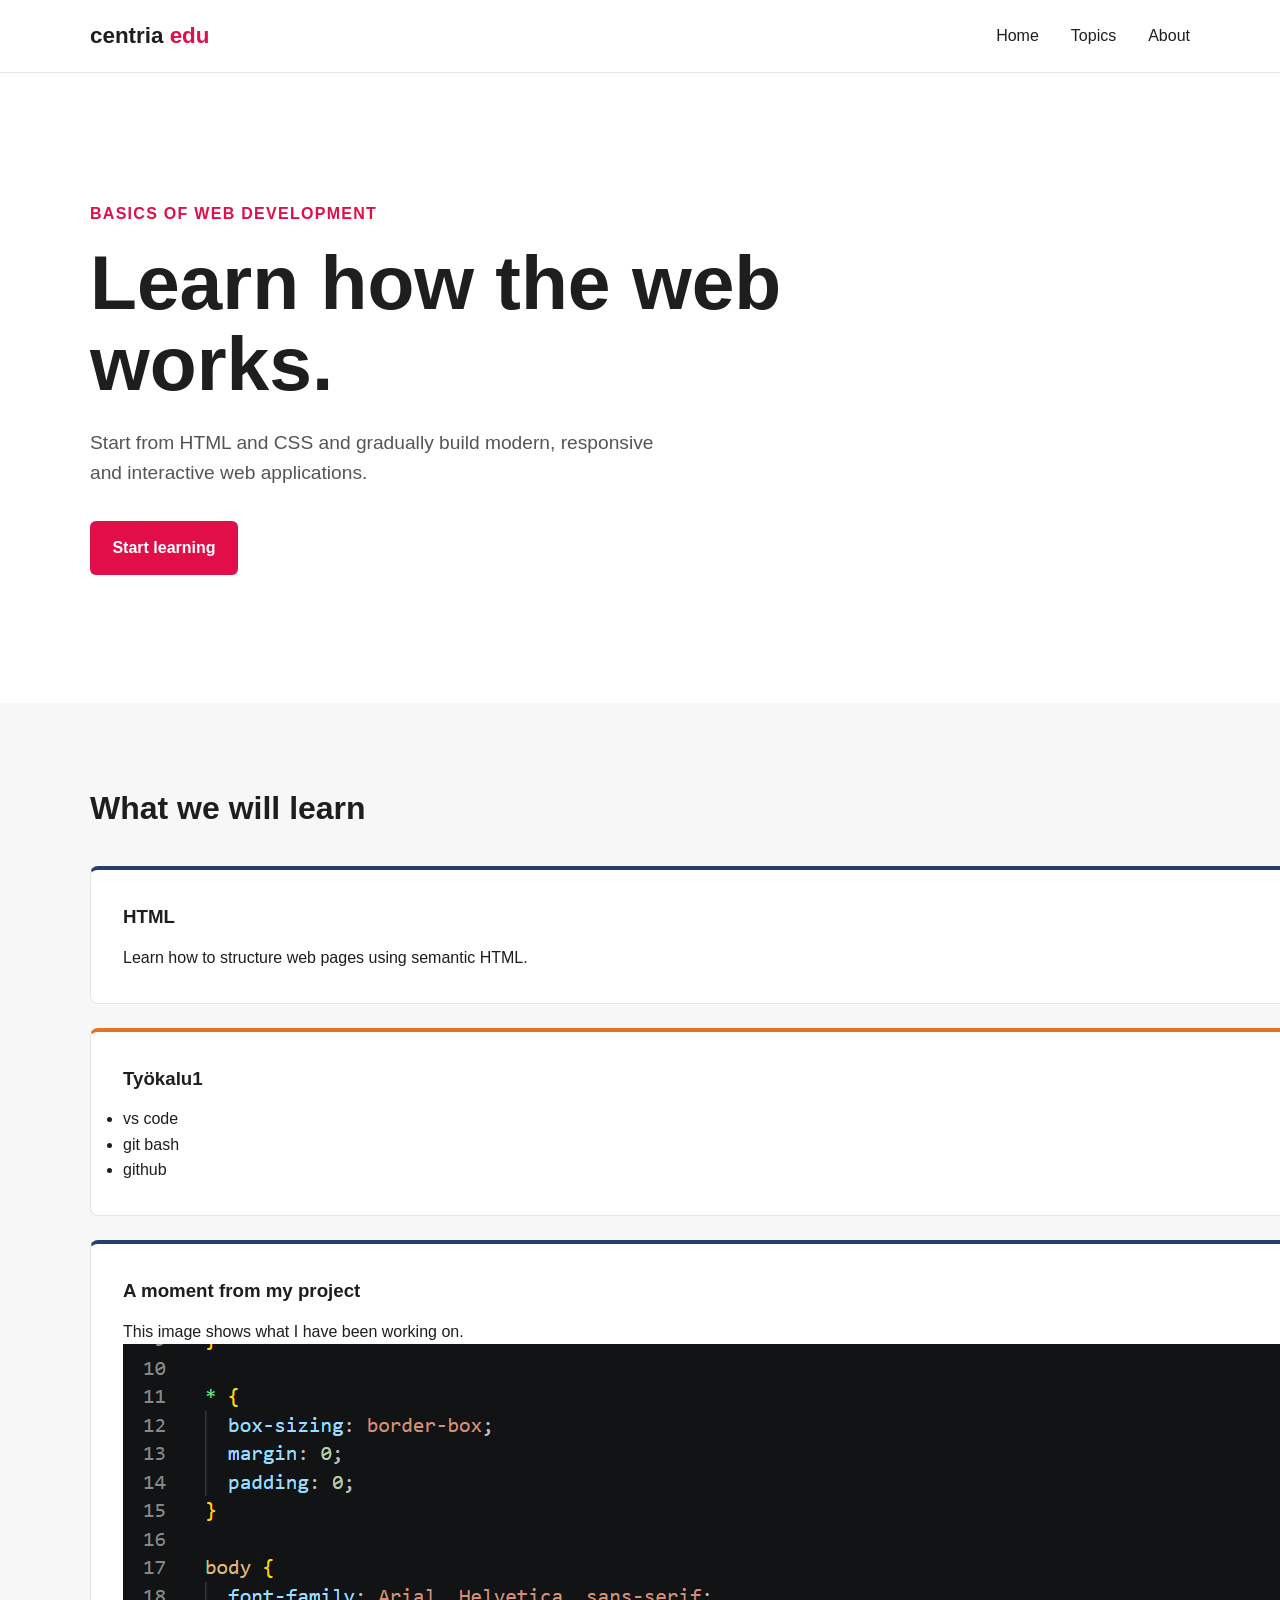
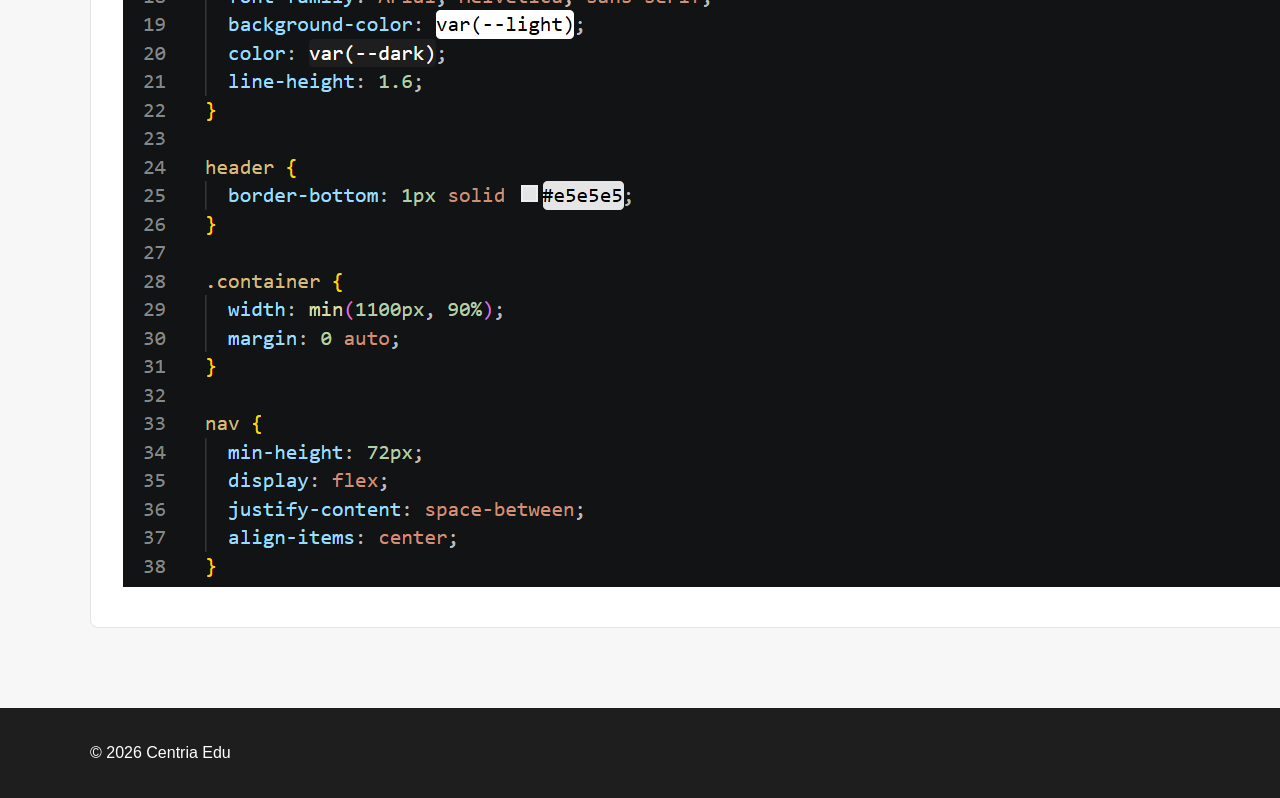
<file: index.html>
<!--
    Centria Edu - Basics of Web Development

    Original author: Ville Heikkiniemi
    Modified by: Marko Köyhäjoki
    Last modified: 2026-09-11

    Based on the original course template.
-->
<!doctype html>
<html lang="en">
  <head>
    <meta charset="UTF-8" />
    <meta name="viewport" content="width=device-width, initial-scale=1.0" />
    <meta name="author" content="Ville Heikkiniemi" />
    <link rel="icon" href="favicon.ico" />
    <link rel="stylesheet" href="style.css" />

    <title>Centria Edu | Basics of Web Development</title>
  </head>
  <body>
    <header>
      <div class="container">
        <nav>
          <div class="logo">
            centria
            <span>edu</span>
          </div>
          <ul>
            <li><a href="#">Home</a></li>
            <li><a href="#">Topics</a></li>
            <li><a href="#">About</a></li>
          </ul>
        </nav>
      </div>
    </header>
    <main>
      <section class="hero">
        <div class="container">
          <div class="hero-content">
            <span class="label">Basics of Web Development</span>
            <h1>Learn how the web works.</h1>
            <p>
              Start from HTML and CSS and gradually build modern, responsive and
              interactive web applications.
            </p>
            <a href="#topics" class="button"> Start learning </a>
          </div>
        </div>
      </section>
      <section class="topics" id="topics">
        <div class="container">
          <h2>What we will learn</h2>

          <div class="cards">
            <article class="card">
              <h3>HTML</h3>
              <p>Learn how to structure web pages using semantic HTML.</p>
            </article>
            <article class="card">
              <h3>CSS</h3>
              <p>
                Learn how to style layouts, colors, typography and responsive
                interfaces.
              </p>
            </article>
            <article class="card">
              <h3>Työkalu1</h3>
              <ul>
                <li>vs code</li>
                <li>git bash</li>
                <li>github</li>
              </ul>
            </article>
            <article class="card">
              <h3>Työkalu2</h3>
              <ol>
                <li>vscode</li>
                <li>git bash</li>
                <li>github</li>
              </ol>
            </article>
            <article class="card">
              <h3>A moment from my project</h3>
              <p>This image shows what I have been working on.</p>
              <img src="images/project.png" alt="A description of the image" />
            </article>
            <article class="card">
              <h3>A useful video</h3>
              <p>This video explains a topic I want to learn.</p>
              <div class="video-container">
                <iframe
                  width="560"
                  height="315"
                  src="https://www.youtube.com/embed/kiXY7ynw6ek?si=uKxKBpbzOWG9fLCC"
                  title="YouTube video player"
                  frameborder="0"
                  allow="
                    accelerometer;
                    autoplay;
                    clipboard-write;
                    encrypted-media;
                    gyroscope;
                    picture-in-picture;
                    web-share;
                  "
                  referrerpolicy="strict-origin-when-cross-origin"
                  allowfullscreen
                ></iframe>
              </div>
            </article>
          </div>
        </div>
      </section>
    </main>
    <footer>
      <div class="container">
        <p>© 2026 Centria Edu</p>
      </div>
    </footer>
  </body>
</html>
</file>
<file: style.css>
:root {
  --primary: #e10e49;
  --light: #ffffff;
  --dark: #1e1e1e;
  --blue: #263f6a;
  --green: #284e36;
  --orange: #e37222;
  --rose: #c24d52;
}

* {
  box-sizing: border-box;
  margin: 0;
  padding: 0;
}

body {
  font-family: Arial, Helvetica, sans-serif;
  background-color: var(--light);
  color: var(--dark);
  line-height: 1.6;
}

header {
  border-bottom: 1px solid #e5e5e5;
}

.container {
  width: min(1100px, 90%);
  margin: 0 auto;
}

nav {
  min-height: 72px;
  display: flex;
  justify-content: space-between;
  align-items: center;
}

.logo {
  font-size: 1.4rem;
  font-weight: bold;
  color: var(--dark);
}

.logo span {
  color: var(--primary);
}

nav ul {
  display: flex;
  gap: 2rem;
  list-style: none;
}

nav a {
  color: var(--dark);
  text-decoration: none;
}

nav a:hover {
  color: var(--primary);
}

.hero {
  min-height: 70vh;
  display: flex;
  align-items: center;
}

.hero-content {
  max-width: 700px;
}

.label {
  display: inline-block;
  margin-bottom: 1rem;
  color: var(--primary);
  font-weight: bold;
  text-transform: uppercase;
  letter-spacing: 0.08rem;
}

h1 {
  margin-bottom: 1.5rem;
  font-size: clamp(2.5rem, 6vw, 5rem);
  line-height: 1.05;
}

.hero p {
  max-width: 600px;
  margin-bottom: 2rem;
  font-size: 1.2rem;
  color: #555;
}

.button {
  display: inline-block;
  padding: 0.9rem 1.4rem;
  background-color: var(--primary);
  color: var(--light);
  text-decoration: none;
  border-radius: 6px;
  font-weight: bold;
}

.button:hover {
  background-color: var(--rose);
}

.topics {
  padding: 5rem 0;
  background-color: #f7f7f7;
}

.topics h2 {
  margin-bottom: 2rem;
  font-size: 2rem;
}

.cards {
  display: grid;
  grid-template-columns: repeat(2, 1fr);
  gap: 1.5rem;
}

.card {
  padding: 2rem;
  background-color: var(--light);
  border: 1px solid #e5e5e5;
  border-radius: 8px;
}

.card h3 {
  margin-bottom: 0.8rem;
}

.card:nth-child(1) {
  border-top: 4px solid var(--blue);
}

.card:nth-child(2) {
  border-top: 4px solid var(--green);
}

.card:nth-child(3) {
  border-top: 4px solid var(--orange);
}

.card:nth-child(4) {
  border-top: 4px solid var(--orange);
}
.card:nth-child(5) {
  border-top: 4px solid var(--blue);
}
.card:nth-child(6) {
  border-top: 4px solid var(--blue);
}

footer {
  padding: 2rem 0;
  background-color: var(--dark);
  color: var(--light);
}

@media (max-width: 700px) {
  nav ul {
    display: none;
  }

  .cards {
    grid-template-columns: 1fr;
  }

  .hero {
    min-height: 60vh;
  }
}
</file>
